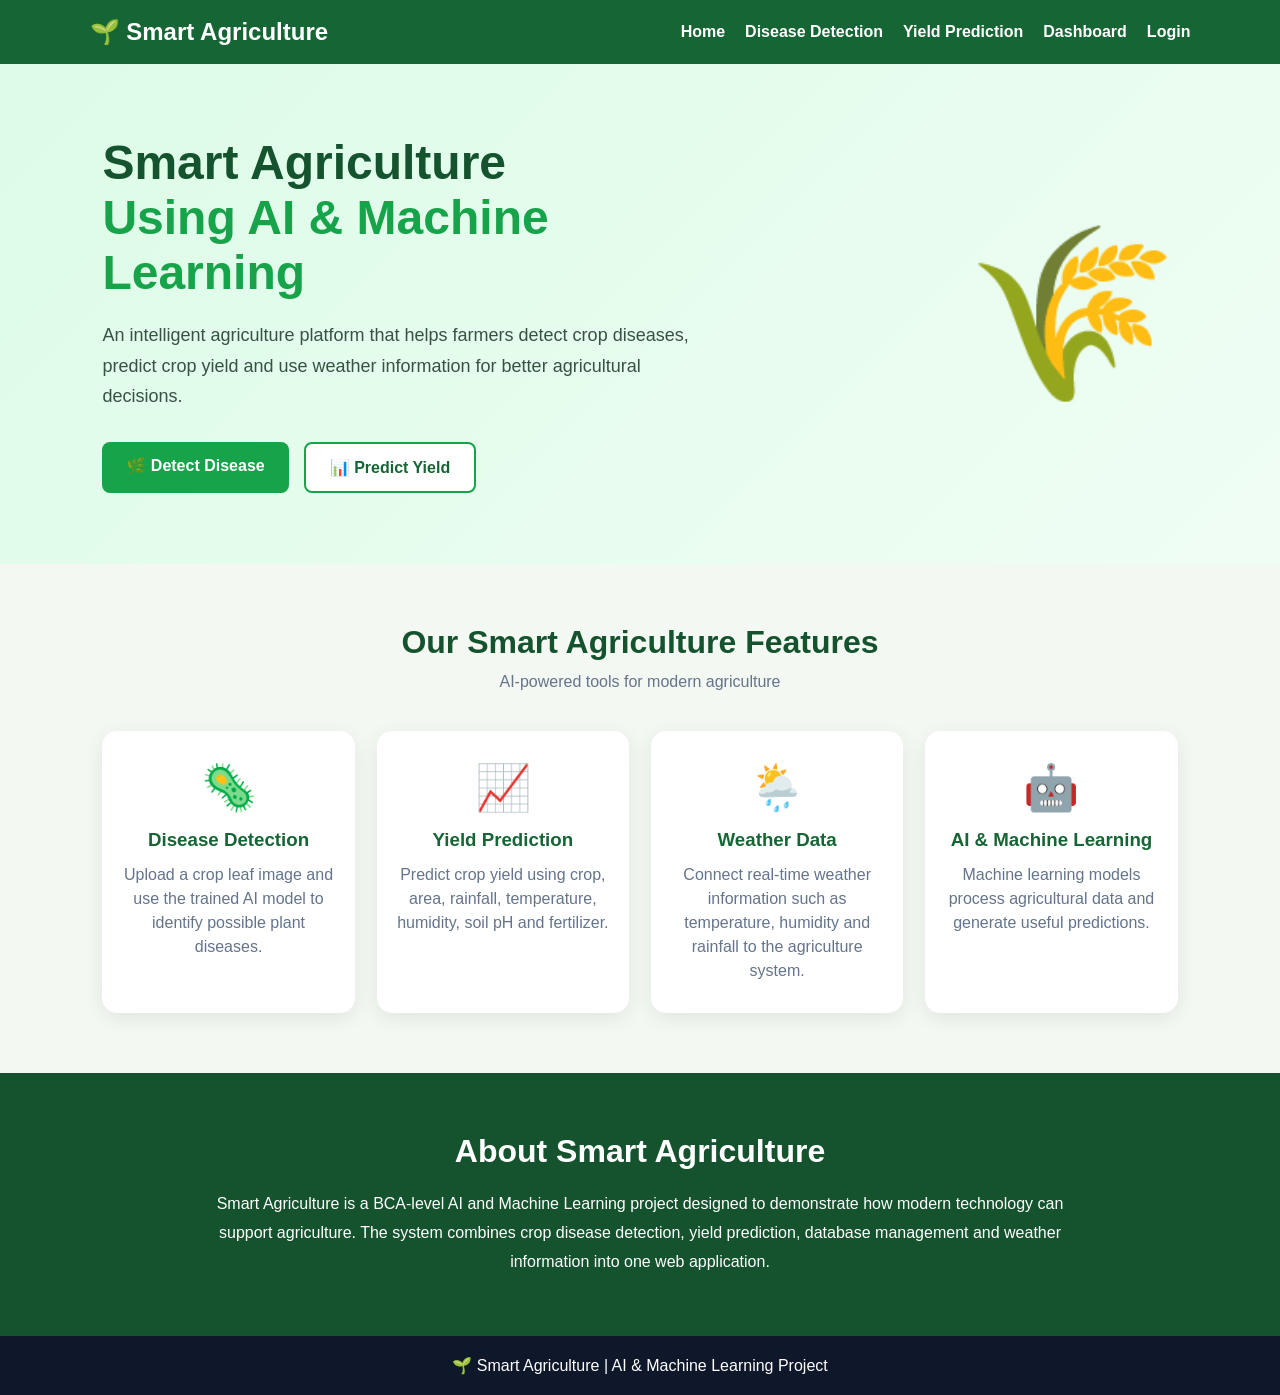
<file: templates/index.html>
<!DOCTYPE html>
<html lang="en">
<head>
    <meta charset="UTF-8">
    <meta name="viewport" content="width=device-width, initial-scale=1.0">

    <title>Smart Agriculture</title>

    <style>
        * {
            margin: 0;
            padding: 0;
            box-sizing: border-box;
            font-family: Arial, sans-serif;
        }

        body {
            background: #f4f8f3;
            color: #1f3d2b;
        }

        nav {
            background: #166534;
            color: white;
            padding: 18px 7%;
            display: flex;
            justify-content: space-between;
            align-items: center;
            flex-wrap: wrap;
        }

        nav h2 {
            font-size: 24px;
        }

        nav div {
            display: flex;
            gap: 20px;
            flex-wrap: wrap;
        }

        nav a {
            color: white;
            text-decoration: none;
            font-weight: bold;
        }

        nav a:hover {
            text-decoration: underline;
        }

        .hero {
            min-height: 500px;
            display: flex;
            align-items: center;
            justify-content: space-between;
            gap: 40px;
            padding: 70px 8%;
            background: linear-gradient(135deg, #dcfce7, #f0fdf4);
        }

        .hero-text {
            max-width: 600px;
        }

        .hero h1 {
            font-size: 48px;
            margin-bottom: 20px;
            color: #14532d;
        }

        .hero h1 span {
            color: #16a34a;
        }

        .hero p {
            font-size: 18px;
            line-height: 1.7;
            margin-bottom: 30px;
            color: #365244;
        }

        .buttons {
            display: flex;
            gap: 15px;
            flex-wrap: wrap;
        }

        .btn {
            display: inline-block;
            padding: 14px 24px;
            border-radius: 8px;
            text-decoration: none;
            font-weight: bold;
        }

        .btn-primary {
            background: #16a34a;
            color: white;
        }

        .btn-secondary {
            background: white;
            color: #166534;
            border: 2px solid #16a34a;
        }

        .hero-icon {
            font-size: 170px;
        }

        .section {
            padding: 60px 8%;
            text-align: center;
        }

        .section h2 {
            font-size: 32px;
            color: #14532d;
            margin-bottom: 12px;
        }

        .section > p {
            color: #64748b;
            margin-bottom: 40px;
        }

        .cards {
            display: grid;
            grid-template-columns: repeat(4, 1fr);
            gap: 22px;
        }

        .card {
            background: white;
            padding: 30px 20px;
            border-radius: 15px;
            box-shadow: 0 5px 20px rgba(0,0,0,0.08);
            transition: 0.3s;
        }

        .card:hover {
            transform: translateY(-5px);
        }

        .card-icon {
            font-size: 45px;
            margin-bottom: 15px;
        }

        .card h3 {
            margin-bottom: 12px;
            color: #166534;
        }

        .card p {
            color: #64748b;
            line-height: 1.5;
        }

        .about {
            background: #14532d;
            color: white;
            padding: 60px 8%;
            text-align: center;
        }

        .about h2 {
            font-size: 32px;
            margin-bottom: 20px;
        }

        .about p {
            max-width: 850px;
            margin: auto;
            line-height: 1.8;
        }

        footer {
            background: #0f172a;
            color: white;
            text-align: center;
            padding: 20px;
        }

        @media (max-width: 900px) {
            .cards {
                grid-template-columns: repeat(2, 1fr);
            }

            .hero {
                text-align: center;
                flex-direction: column;
            }

            .hero h1 {
                font-size: 38px;
            }
        }

        @media (max-width: 600px) {
            nav {
                flex-direction: column;
                gap: 15px;
            }

            nav div {
                justify-content: center;
            }

            .cards {
                grid-template-columns: 1fr;
            }

            .hero {
                padding: 50px 5%;
            }

            .hero h1 {
                font-size: 32px;
            }

            .hero-icon {
                font-size: 100px;
            }
        }
    </style>
</head>

<body>

    <!-- Navigation -->
    <nav>
        <h2>🌱 Smart Agriculture</h2>

        <div>
            <a href="/">Home</a>
            <a href="/disease">Disease Detection</a>
            <a href="/yield">Yield Prediction</a>
            <a href="/dashboard">Dashboard</a>
            <a href="/login">Login</a>
        </div>
    </nav>


    <!-- Hero Section -->
    <section class="hero">

        <div class="hero-text">

            <h1>
                Smart Agriculture<br>
                <span>Using AI & Machine Learning</span>
            </h1>

            <p>
                An intelligent agriculture platform that helps farmers
                detect crop diseases, predict crop yield and use weather
                information for better agricultural decisions.
            </p>

            <div class="buttons">

                <a href="/disease" class="btn btn-primary">
                    🌿 Detect Disease
                </a>

                <a href="/yield" class="btn btn-secondary">
                    📊 Predict Yield
                </a>

            </div>

        </div>

        <div class="hero-icon">
            🌾
        </div>

    </section>


    <!-- Features -->
    <section class="section">

        <h2>Our Smart Agriculture Features</h2>

        <p>
            AI-powered tools for modern agriculture
        </p>

        <div class="cards">

            <div class="card">

                <div class="card-icon">🦠</div>

                <h3>Disease Detection</h3>

                <p>
                    Upload a crop leaf image and use the
                    trained AI model to identify possible
                    plant diseases.
                </p>

            </div>


            <div class="card">

                <div class="card-icon">📈</div>

                <h3>Yield Prediction</h3>

                <p>
                    Predict crop yield using crop,
                    area, rainfall, temperature,
                    humidity, soil pH and fertilizer.
                </p>

            </div>


            <div class="card">

                <div class="card-icon">🌦️</div>

                <h3>Weather Data</h3>

                <p>
                    Connect real-time weather information
                    such as temperature, humidity and
                    rainfall to the agriculture system.
                </p>

            </div>


            <div class="card">

                <div class="card-icon">🤖</div>

                <h3>AI & Machine Learning</h3>

                <p>
                    Machine learning models process
                    agricultural data and generate
                    useful predictions.
                </p>

            </div>

        </div>

    </section>


    <!-- About -->
    <section class="about">

        <h2>About Smart Agriculture</h2>

        <p>
            Smart Agriculture is a BCA-level AI and Machine Learning
            project designed to demonstrate how modern technology
            can support agriculture. The system combines crop disease
            detection, yield prediction, database management and
            weather information into one web application.
        </p>

    </section>


    <!-- Footer -->
    <footer>

        <p>
            🌱 Smart Agriculture | AI & Machine Learning Project
        </p>

    </footer>

</body>
</html>
</file>
